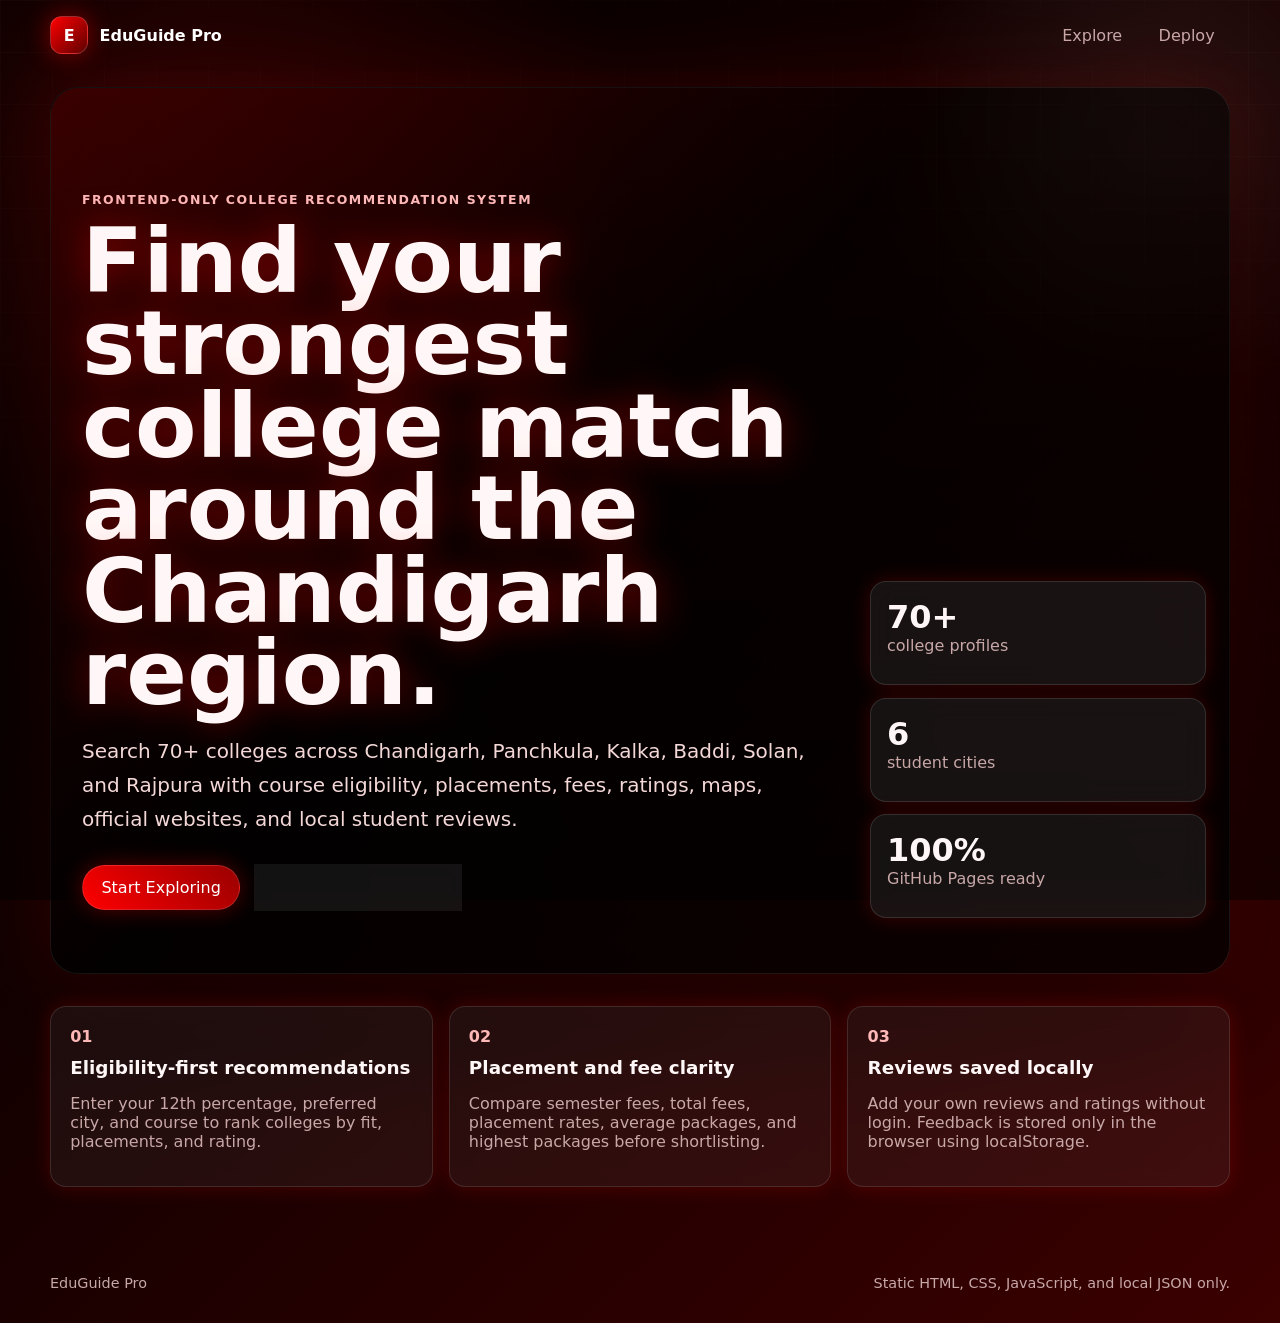
<file: index.html>
<!DOCTYPE html>
<html lang="en">
<head>
  <meta charset="UTF-8">
  <meta name="viewport" content="width=device-width, initial-scale=1.0">
  <title>EduGuide Pro | College Recommendation System</title>
  <meta name="description" content="EduGuide Pro helps students compare colleges, courses, placements, fees, reviews, and maps across Chandigarh, Panchkula, Kalka, Baddi, Solan, and Rajpura.">
  <link rel="stylesheet" href="./style.css">
</head>
<body data-page="home">
  <header class="site-header">
    <a class="brand" href="./index.html" aria-label="EduGuide Pro home">
      <span class="brand-mark">E</span>
      <span>EduGuide Pro</span>
    </a>
    <nav class="top-nav" aria-label="Primary navigation">
      <a href="./explore.html">Explore</a>
      <a href="./README.md">Deploy</a>
    </nav>
  </header>

  <main>
    <section class="hero-section">
      <div class="hero-backdrop" aria-hidden="true"></div>
      <div class="hero-content">
        <p class="eyebrow">Frontend-only college recommendation system</p>
        <h1>Find your strongest college match around the Chandigarh region.</h1>
        <p class="hero-copy">
          Search 70+ colleges across Chandigarh, Panchkula, Kalka, Baddi, Solan, and Rajpura with course eligibility, placements, fees, ratings, maps, official websites, and local student reviews.
        </p>
        <div class="hero-actions">
          <a class="btn primary" href="./explore.html">Start Exploring</a>
          <a class="btn ghost" href="./details.html?id=1">View Sample College</a>
        </div>
      </div>
      <div class="hero-panel" aria-label="Platform highlights">
        <div class="metric">
          <strong>70+</strong>
          <span>college profiles</span>
        </div>
        <div class="metric">
          <strong>6</strong>
          <span>student cities</span>
        </div>
        <div class="metric">
          <strong>100%</strong>
          <span>GitHub Pages ready</span>
        </div>
      </div>
    </section>

    <section class="feature-band" aria-label="Recommendation features">
      <article>
        <span class="feature-icon">01</span>
        <h2>Eligibility-first recommendations</h2>
        <p>Enter your 12th percentage, preferred city, and course to rank colleges by fit, placements, and rating.</p>
      </article>
      <article>
        <span class="feature-icon">02</span>
        <h2>Placement and fee clarity</h2>
        <p>Compare semester fees, total fees, placement rates, average packages, and highest packages before shortlisting.</p>
      </article>
      <article>
        <span class="feature-icon">03</span>
        <h2>Reviews saved locally</h2>
        <p>Add your own reviews and ratings without login. Feedback is stored only in the browser using localStorage.</p>
      </article>
    </section>
  </main>

  <footer class="site-footer">
    <span>EduGuide Pro</span>
    <span>Static HTML, CSS, JavaScript, and local JSON only.</span>
  </footer>
</body>
</html>
</file>
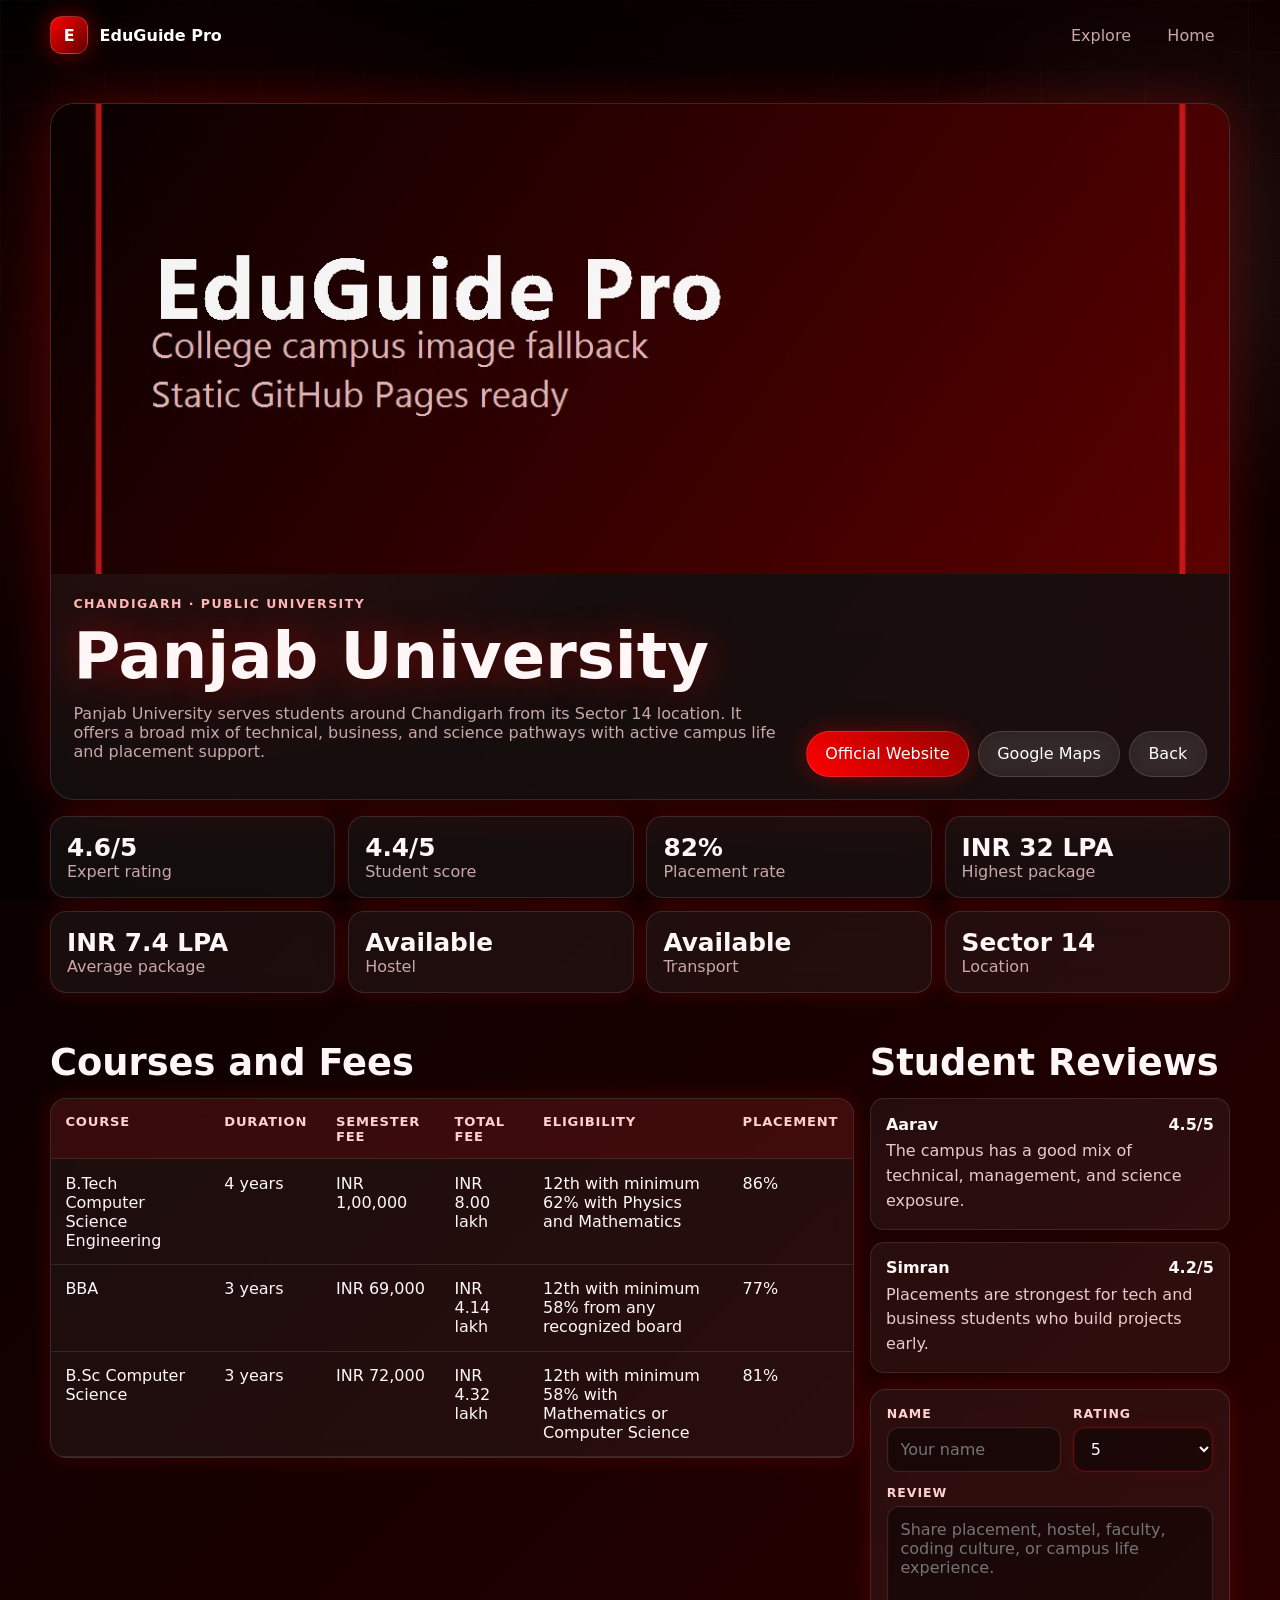
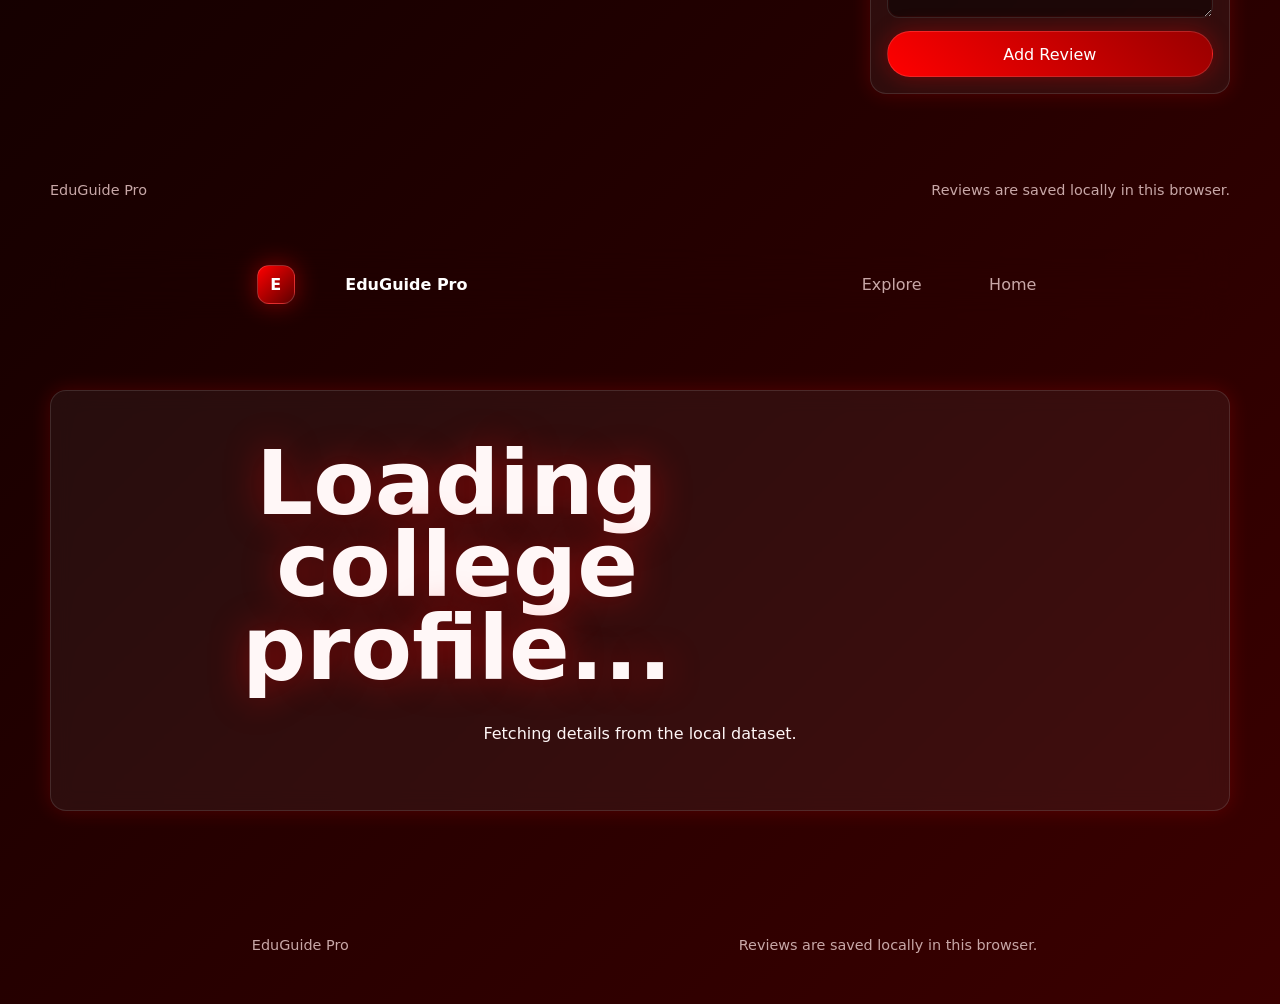
<file: details.html>
<!DOCTYPE html>
<html lang="en">
<head>
  <meta charset="UTF-8">
  <meta name="viewport" content="width=device-width, initial-scale=1.0">
  <title>College Details | EduGuide Pro</title>
  <meta name="description" content="College details with courses, fees, placement packages, hostel, transport, reviews, website, and maps.">
  <link rel="stylesheet" href="./style.css">
</head>
<body data-page="details">
  <header class="site-header">
    <a class="brand" href="./index.html" aria-label="EduGuide Pro home">
      <span class="brand-mark">E</span>
      <span>EduGuide Pro</span>
    </a>
    <nav class="top-nav" aria-label="Primary navigation">
      <a href="./explore.html">Explore</a>
      <a href="./index.html">Home</a>
    </nav>
  </header>

  <main id="detailsRoot" class="details-shell" aria-live="polite">
    <section class="loading-panel">
      <h1>Loading college profile...</h1>
      <p>Fetching details from the local dataset.</p>
    </section>
  </main>

  <footer class="site-footer">
    <span>EduGuide Pro</span>
    <span>Reviews are saved locally in this browser.</span>
  </footer>

  <script src="./script.js"></script>
</body>
</html>


<!DOCTYPE html>
<html lang="en">
<head>
  <meta charset="UTF-8">
  <meta name="viewport" content="width=device-width, initial-scale=1.0">
  <title>College Details | EduGuide Pro</title>
  <meta name="description" content="College details with courses, fees, placement packages, hostel, transport, reviews, website, and maps.">
  <link rel="stylesheet" href="./style.css">
</head>
<body data-page="details">
  <header class="site-header">
    <a class="brand" href="./index.html" aria-label="EduGuide Pro home">
      <span class="brand-mark">E</span>
      <span>EduGuide Pro</span>
    </a>
    <nav class="top-nav" aria-label="Primary navigation">
      <a href="./explore.html">Explore</a>
      <a href="./index.html">Home</a>
    </nav>
  </header>

  <main id="detailsRoot" class="details-shell" aria-live="polite">
    <section class="loading-panel">
      <h1>Loading college profile...</h1>
      <p>Fetching details from the local dataset.</p>
    </section>
  </main>

  <footer class="site-footer">
    <span>EduGuide Pro</span>
    <span>Reviews are saved locally in this browser.</span>
  </footer>

  <script src="./script.js"></script>
</body>
</html>
</file>
<file: style.css>
:root {
  --bg: #050000;
  --bg-2: #120000;
  --red: #ff1616;
  --red-dark: #8c0000;
  --red-soft: rgba(255, 0, 0, 0.22);
  --text: #fff7f7;
  --muted: #c8a7a7;
  --panel: rgba(255, 255, 255, 0.05);
  --panel-strong: rgba(255, 255, 255, 0.09);
  --line: rgba(255, 255, 255, 0.12);
  --shadow: 0 0 20px rgba(255, 0, 0, 0.2);
  --radius: 16px;
  --radius-small: 12px;
  color-scheme: dark;
}

* {
  box-sizing: border-box;
}

html {
  scroll-behavior: smooth;
}

body {
  min-height: 100vh;
  margin: 0;
  font-family: Inter, ui-sans-serif, system-ui, -apple-system, BlinkMacSystemFont, "Segoe UI", sans-serif;
  color: var(--text);
  background:
    radial-gradient(circle at 15% 15%, rgba(255, 24, 24, 0.2), transparent 28rem),
    radial-gradient(circle at 90% 10%, rgba(255, 255, 255, 0.09), transparent 18rem),
    linear-gradient(135deg, #000000, #1a0000, #3b0000);
  letter-spacing: 0;
}

body::before {
  position: fixed;
  inset: 0;
  z-index: -2;
  content: "";
  background-image:
    linear-gradient(rgba(255, 255, 255, 0.025) 1px, transparent 1px),
    linear-gradient(90deg, rgba(255, 255, 255, 0.025) 1px, transparent 1px);
  background-size: 52px 52px;
  mask-image: linear-gradient(to bottom, black, transparent 88%);
}

body::after {
  position: fixed;
  inset: 0;
  z-index: -1;
  pointer-events: none;
  content: "";
  background: linear-gradient(180deg, rgba(0, 0, 0, 0.05), rgba(0, 0, 0, 0.48));
}

a {
  color: inherit;
  text-decoration: none;
}

button,
input,
select,
textarea {
  font: inherit;
}

button {
  border: 0;
}

.site-header {
  position: sticky;
  top: 0;
  z-index: 20;
  display: flex;
  align-items: center;
  justify-content: space-between;
  gap: 1rem;
  width: min(1180px, calc(100% - 2rem));
  margin: 0 auto;
  padding: 1rem 0;
  backdrop-filter: blur(16px);
}

.brand {
  display: inline-flex;
  align-items: center;
  gap: 0.7rem;
  min-width: 0;
  font-weight: 800;
  color: #ffffff;
}

.brand-mark {
  display: grid;
  width: 2.4rem;
  height: 2.4rem;
  place-items: center;
  border: 1px solid rgba(255, 255, 255, 0.18);
  border-radius: 12px;
  background: linear-gradient(135deg, #ff0000, #5e0000);
  box-shadow: 0 0 24px rgba(255, 0, 0, 0.45);
}

.top-nav {
  display: flex;
  flex-wrap: wrap;
  align-items: center;
  justify-content: flex-end;
  gap: 0.35rem;
}

.top-nav a {
  min-height: 2.35rem;
  padding: 0.55rem 0.9rem;
  border: 1px solid transparent;
  border-radius: 999px;
  color: var(--muted);
}

.top-nav a:hover,
.top-nav a[aria-current="page"] {
  color: #fff;
  border-color: rgba(255, 255, 255, 0.16);
  background: rgba(255, 255, 255, 0.07);
}

.hero-section {
  position: relative;
  display: grid;
  grid-template-columns: minmax(0, 1fr) minmax(260px, 360px);
  gap: 2rem;
  align-items: end;
  width: min(1180px, calc(100% - 2rem));
  min-height: calc(100vh - 5rem);
  margin: 0 auto;
  padding: clamp(3rem, 7vw, 7rem) 0 4rem;
}

.hero-backdrop {
  position: absolute;
  inset: 1rem 0 2rem;
  z-index: -1;
  overflow: hidden;
  border: 1px solid rgba(255, 255, 255, 0.08);
  border-radius: 28px;
  background:
    linear-gradient(90deg, rgba(0, 0, 0, 0.86), rgba(0, 0, 0, 0.35)),
    url("https://images.unsplash.com/photo-1562774053-701939374585?auto=format&fit=crop&w=1800&q=85") center/cover;
  box-shadow: 0 40px 130px rgba(0, 0, 0, 0.6), 0 0 80px rgba(255, 0, 0, 0.22);
}

.hero-backdrop::after {
  position: absolute;
  inset: 0;
  content: "";
  background: linear-gradient(135deg, rgba(255, 0, 0, 0.24), rgba(0, 0, 0, 0.06) 45%, rgba(0, 0, 0, 0.62));
}

.hero-content {
  max-width: 790px;
  padding: 2rem;
}

.eyebrow {
  margin: 0 0 0.8rem;
  color: #ffb8b8;
  font-size: 0.78rem;
  font-weight: 800;
  text-transform: uppercase;
  letter-spacing: 0.12em;
}

h1,
h2,
h3,
p {
  overflow-wrap: anywhere;
}

h1 {
  max-width: 12ch;
  margin: 0;
  font-size: clamp(2.65rem, 7vw, 6.8rem);
  line-height: 0.92;
  letter-spacing: 0;
  text-shadow: 0 0 38px rgba(255, 0, 0, 0.42);
}

.hero-copy {
  max-width: 760px;
  margin: 1.2rem 0 0;
  color: #f4d7d7;
  font-size: clamp(1rem, 2vw, 1.25rem);
  line-height: 1.7;
}

.hero-actions {
  display: flex;
  flex-wrap: wrap;
  gap: 0.9rem;
  margin-top: 1.8rem;
}

.btn {
  display: inline-flex;
  align-items: center;
  justify-content: center;
  min-height: 2.8rem;
  padding: 0.78rem 1.15rem;
  border: 1px solid rgba(255, 255, 255, 0.14);
  border-radius: 999px;
  color: #fff;
  cursor: pointer;
  transition: transform 180ms ease, box-shadow 180ms ease, border-color 180ms ease, background 180ms ease;
  white-space: nowrap;
}

.btn.primary,
.btn.secondary,
.btn.compact {
  background: linear-gradient(45deg, #ff0000, #990000);
  box-shadow: 0 0 22px rgba(255, 0, 0, 0.32);
}

.btn.ghost {
  background: rgba(255, 255, 255, 0.07);
  backdrop-filter: blur(10px);
}

.btn.secondary {
  width: 100%;
}

.btn.compact {
  min-height: 2.4rem;
  padding: 0.55rem 0.9rem;
}

.btn:hover {
  transform: translateY(-2px) scale(1.02);
  border-color: rgba(255, 255, 255, 0.26);
  box-shadow: 0 0 34px rgba(255, 0, 0, 0.48);
}

.hero-panel {
  display: grid;
  gap: 0.8rem;
  margin: 0 1.5rem 1.5rem 0;
}

.metric {
  min-height: 6.5rem;
  padding: 1rem;
  border: 1px solid rgba(255, 255, 255, 0.12);
  border-radius: var(--radius);
  background: rgba(255, 255, 255, 0.07);
  box-shadow: var(--shadow);
  backdrop-filter: blur(14px);
}

.metric strong {
  display: block;
  font-size: 2rem;
}

.metric span {
  color: var(--muted);
}

.feature-band {
  display: grid;
  grid-template-columns: repeat(3, minmax(0, 1fr));
  gap: 1rem;
  width: min(1180px, calc(100% - 2rem));
  margin: 0 auto 4rem;
}

.feature-band article,
.filter-panel,
.result-toolbar,
.empty-state,
.details-card,
.loading-panel,
.review-form,
.course-table-wrap {
  border: 1px solid rgba(255, 255, 255, 0.12);
  background: rgba(255, 255, 255, 0.05);
  box-shadow: var(--shadow);
  backdrop-filter: blur(10px);
}

.feature-band article {
  padding: 1.2rem;
  border-radius: var(--radius);
}

.feature-icon {
  color: #ffb8b8;
  font-weight: 900;
}

.feature-band h2 {
  margin: 0.7rem 0;
  font-size: 1.15rem;
}

.feature-band p,
.site-footer,
.page-heading p,
.card-meta,
.small-muted,
.empty-state p,
.details-text {
  color: var(--muted);
}

.app-shell,
.details-shell {
  width: min(1180px, calc(100% - 2rem));
  margin: 0 auto;
  padding: 2rem 0 4rem;
}

.page-heading {
  padding: 2rem 0 1.2rem;
}

.page-heading h1 {
  max-width: 980px;
  font-size: clamp(2rem, 4vw, 4.1rem);
  line-height: 1;
}

.filter-panel {
  display: grid;
  grid-template-columns: minmax(220px, 1.4fr) repeat(6, minmax(130px, 1fr)) minmax(92px, 0.5fr);
  gap: 0.75rem;
  align-items: end;
  padding: 1rem;
  border-radius: var(--radius);
}

.filter-panel label,
.review-form label {
  display: grid;
  gap: 0.4rem;
}

.filter-panel span,
.review-form span {
  color: #ffd1d1;
  font-size: 0.78rem;
  font-weight: 800;
  text-transform: uppercase;
  letter-spacing: 0.08em;
}

input,
select,
textarea {
  width: 100%;
  min-height: 2.8rem;
  border: 1px solid rgba(255, 255, 255, 0.12);
  border-radius: 12px;
  outline: 0;
  color: var(--text);
  background: rgba(0, 0, 0, 0.42);
  box-shadow: inset 0 0 0 1px rgba(255, 0, 0, 0.06);
}

select {
  border-color: rgba(255, 44, 44, 0.28);
  box-shadow: inset 0 0 0 1px rgba(255, 0, 0, 0.1), 0 0 16px rgba(255, 0, 0, 0.08);
}

select option {
  color: #ffffff;
  background: #160000;
}

input,
select {
  padding: 0 0.8rem;
}

textarea {
  min-height: 7rem;
  padding: 0.8rem;
  resize: vertical;
}

input:focus,
select:focus,
textarea:focus {
  border-color: rgba(255, 66, 66, 0.7);
  box-shadow: 0 0 0 3px rgba(255, 0, 0, 0.16);
}

.result-toolbar {
  display: flex;
  justify-content: space-between;
  gap: 1rem;
  align-items: center;
  margin: 1rem 0;
  padding: 0.9rem 1rem;
  border-radius: var(--radius);
}

.result-toolbar strong,
.result-toolbar span {
  display: block;
}

.college-grid {
  display: grid;
  grid-template-columns: repeat(3, minmax(0, 1fr));
  gap: 1rem;
}

.card {
  position: relative;
  overflow: hidden;
  min-width: 0;
  border: 1px solid rgba(255, 255, 255, 0.11);
  border-radius: 16px;
  background: rgba(255, 255, 255, 0.05);
  box-shadow: 0 0 20px rgba(255, 0, 0, 0.2);
  backdrop-filter: blur(10px);
  transition: transform 190ms ease, box-shadow 190ms ease, border-color 190ms ease;
}

.card:hover {
  transform: translateY(-5px) scale(1.015);
  border-color: rgba(255, 75, 75, 0.52);
  box-shadow: 0 0 34px rgba(255, 0, 0, 0.42);
}

.card img {
  width: 100%;
  height: 220px;
  object-fit: cover;
  border-radius: 12px;
}

.card-body {
  display: grid;
  gap: 0.65rem;
  padding: 0.95rem;
}

.card h2 {
  min-height: 3rem;
  margin: 0;
  font-size: 1.1rem;
  line-height: 1.35;
}

.card-meta {
  display: flex;
  flex-wrap: wrap;
  gap: 0.45rem;
  align-items: center;
  font-size: 0.9rem;
}

.pill-row {
  display: flex;
  flex-wrap: wrap;
  gap: 0.45rem;
}

.pill {
  display: inline-flex;
  align-items: center;
  min-height: 1.8rem;
  padding: 0.32rem 0.55rem;
  border: 1px solid rgba(255, 255, 255, 0.13);
  border-radius: 999px;
  color: #ffdede;
  background: rgba(255, 255, 255, 0.06);
  font-size: 0.82rem;
}

.pill.hot {
  color: #fff;
  background: rgba(255, 0, 0, 0.22);
}

.card-actions {
  display: flex;
  gap: 0.5rem;
  margin-top: 0.25rem;
}

.card-actions .btn {
  flex: 1;
  min-width: 0;
}

.empty-state,
.loading-panel {
  padding: 2rem;
  border-radius: var(--radius);
  text-align: center;
}

.details-hero {
  overflow: hidden;
  border: 1px solid rgba(255, 255, 255, 0.12);
  border-radius: 24px;
  background: rgba(255, 255, 255, 0.05);
  box-shadow: 0 0 48px rgba(255, 0, 0, 0.25);
  backdrop-filter: blur(10px);
}

.details-cover {
  width: 100%;
  height: clamp(260px, 42vw, 470px);
  object-fit: cover;
  display: block;
}

.details-intro {
  display: grid;
  grid-template-columns: minmax(0, 1fr) auto;
  gap: 1rem;
  align-items: end;
  padding: 1.4rem;
}

.details-intro h1 {
  max-width: 980px;
  font-size: clamp(2rem, 5vw, 4.4rem);
  line-height: 1;
}

.details-actions {
  display: flex;
  flex-wrap: wrap;
  gap: 0.55rem;
  justify-content: flex-end;
}

.stat-grid {
  display: grid;
  grid-template-columns: repeat(4, minmax(0, 1fr));
  gap: 0.8rem;
  margin: 1rem 0;
}

.details-card {
  padding: 1rem;
  border-radius: var(--radius);
}

.details-card strong {
  display: block;
  font-size: clamp(1.2rem, 2vw, 1.55rem);
}

.details-card span {
  color: var(--muted);
}

.details-layout {
  display: grid;
  grid-template-columns: minmax(0, 1.45fr) minmax(280px, 0.65fr);
  gap: 1rem;
}

.section-title {
  margin: 2rem 0 0.9rem;
  font-size: clamp(1.45rem, 3vw, 2.3rem);
}

.course-table-wrap {
  overflow-x: auto;
  border-radius: var(--radius);
}

table {
  width: 100%;
  min-width: 760px;
  border-collapse: collapse;
}

th,
td {
  padding: 0.9rem;
  border-bottom: 1px solid rgba(255, 255, 255, 0.1);
  text-align: left;
  vertical-align: top;
}

th {
  color: #ffd0d0;
  background: rgba(255, 0, 0, 0.12);
  font-size: 0.82rem;
  text-transform: uppercase;
  letter-spacing: 0.06em;
}

.review-list {
  display: grid;
  gap: 0.75rem;
}

.review-item {
  padding: 0.95rem;
  border: 1px solid rgba(255, 255, 255, 0.1);
  border-radius: 14px;
  background: rgba(255, 255, 255, 0.05);
}

.review-item strong {
  display: flex;
  justify-content: space-between;
  gap: 1rem;
  margin-bottom: 0.35rem;
}

.review-item p {
  margin: 0;
  color: #e9caca;
  line-height: 1.55;
}

.review-form {
  display: grid;
  gap: 0.8rem;
  margin-top: 1rem;
  padding: 1rem;
  border-radius: var(--radius);
}

.review-form .form-row {
  display: grid;
  grid-template-columns: 1fr 140px;
  gap: 0.75rem;
}

.site-footer {
  display: flex;
  justify-content: space-between;
  gap: 1rem;
  width: min(1180px, calc(100% - 2rem));
  margin: 0 auto;
  padding: 1.5rem 0 2rem;
  font-size: 0.9rem;
}

.toast {
  position: fixed;
  right: 1rem;
  bottom: 1rem;
  z-index: 50;
  max-width: min(360px, calc(100% - 2rem));
  padding: 0.9rem 1rem;
  border: 1px solid rgba(255, 255, 255, 0.18);
  border-radius: 14px;
  color: #fff;
  background: rgba(40, 0, 0, 0.88);
  box-shadow: 0 0 28px rgba(255, 0, 0, 0.35);
  backdrop-filter: blur(12px);
}

@media (max-width: 1020px) {
  .hero-section,
  .details-layout,
  .details-intro {
    grid-template-columns: 1fr;
  }

  .hero-panel {
    grid-template-columns: repeat(3, minmax(0, 1fr));
    margin: 0 1.5rem 1.5rem;
  }

  .feature-band,
  .college-grid,
  .stat-grid {
    grid-template-columns: repeat(2, minmax(0, 1fr));
  }

  .filter-panel {
    grid-template-columns: repeat(2, minmax(0, 1fr));
  }

  .details-actions {
    justify-content: flex-start;
  }
}

@media (max-width: 680px) {
  .site-header,
  .site-footer,
  .result-toolbar,
  .card-actions,
  .review-form .form-row {
    flex-direction: column;
    align-items: stretch;
  }

  .site-header {
    position: static;
  }

  .top-nav {
    justify-content: flex-start;
  }

  .hero-section {
    width: min(100% - 1rem, 1180px);
    min-height: auto;
    padding-top: 1rem;
  }

  .hero-backdrop {
    inset: 0;
    border-radius: 20px;
  }

  .hero-content {
    padding: 2rem 1rem;
  }

  h1 {
    max-width: 14ch;
  }

  .hero-panel,
  .feature-band,
  .college-grid,
  .stat-grid,
  .filter-panel,
  .details-layout,
  .details-intro,
  .review-form .form-row {
    grid-template-columns: 1fr;
  }

  .hero-panel {
    margin: 0 1rem 1rem;
  }

  .btn {
    width: 100%;
  }

  .details-intro,
  .details-card,
  .filter-panel {
    padding: 0.85rem;
  }

  .card h2 {
    min-height: auto;
  }
}
</file>
